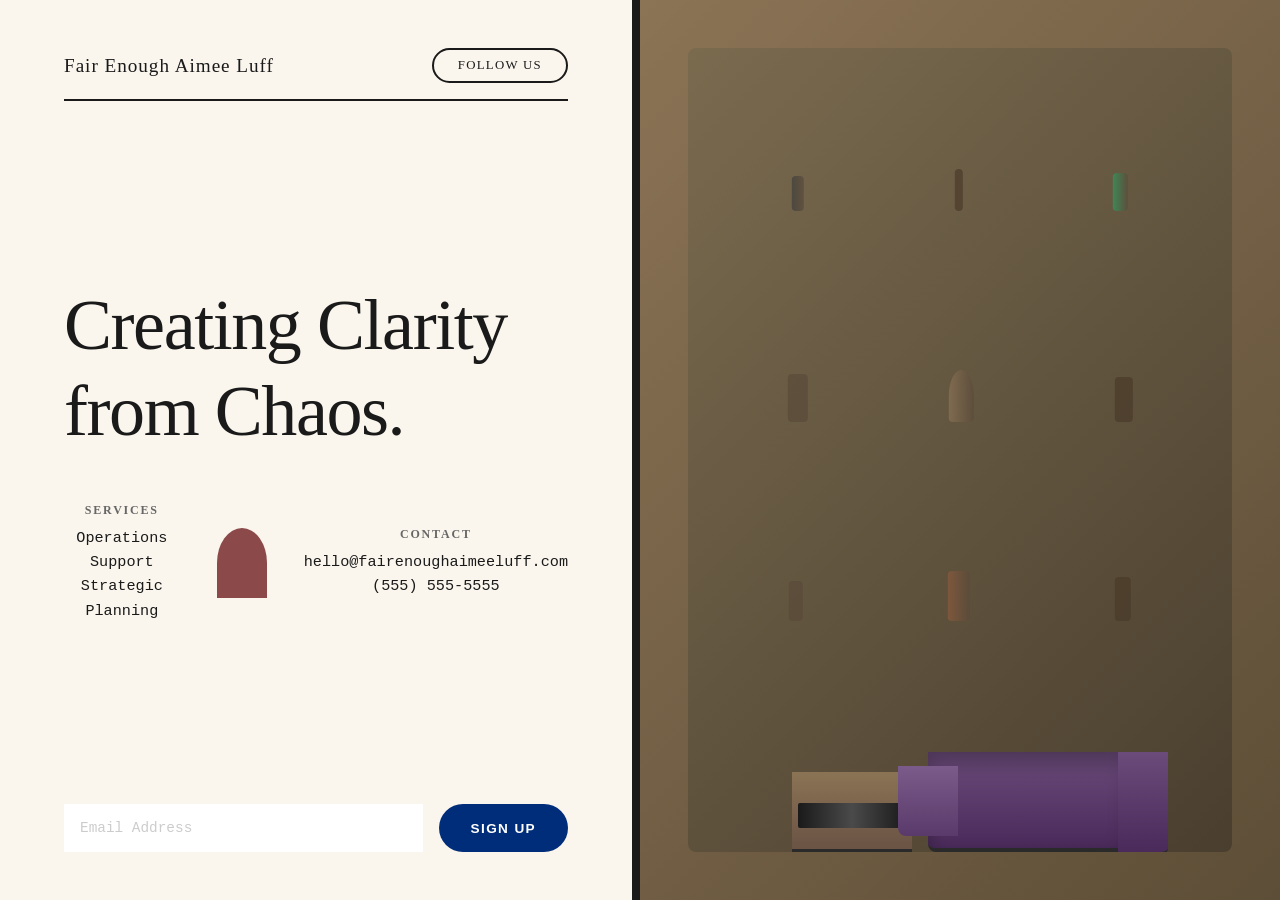
<file: index.html>
<!DOCTYPE html>
<html lang="en">
<head>
    <meta charset="UTF-8">
    <meta name="viewport" content="width=device-width, initial-scale=1.0">
    <title>Fair Enough Aimee Luff - Operations Consulting</title>
    <link rel="stylesheet" href="styles.css">
</head>
<body>
    <div class="container">
        <!-- Left Section -->
        <div class="left-section">
            <header>
                <h1 class="logo">Fair Enough Aimee Luff</h1>
                <a href="#" class="follow-btn">FOLLOW US</a>
            </header>

            <div class="main-content">
                <h2 class="main-heading">Creating Clarity<br>from Chaos.</h2>

                <div class="info-grid">
                    <div class="info-block">
                        <p class="info-label">SERVICES</p>
                        <p class="info-text">Operations Support<br>Strategic Planning</p>
                    </div>
                    <div class="icon-block">
                        <div class="icon"></div>
                    </div>
                    <div class="info-block">
                        <p class="info-label">CONTACT</p>
                        <p class="info-text">hello@fairenoughaimeeluff.com<br>(555) 555-5555</p>
                    </div>
                </div>
            </div>

            <div class="footer-content">
                <form class="email-form">
                    <input type="email" placeholder="Email Address" required>
                    <button type="submit" class="sign-up-btn">SIGN UP</button>
                </form>
            </div>
        </div>

        <!-- Right Section -->
        <div class="right-section">
            <div class="image-placeholder">
                <div class="shelf">
                    <div class="shelf-item item-1"></div>
                    <div class="shelf-item item-2"></div>
                    <div class="shelf-item item-3"></div>
                </div>
                <div class="shelf">
                    <div class="shelf-item item-4"></div>
                    <div class="shelf-item item-5"></div>
                    <div class="shelf-item item-6"></div>
                </div>
                <div class="shelf">
                    <div class="shelf-item item-7"></div>
                    <div class="shelf-item item-8"></div>
                    <div class="shelf-item item-9"></div>
                </div>
                <div class="furniture">
                    <div class="ottoman"></div>
                    <div class="couch"></div>
                </div>
            </div>
        </div>
    </div>
</body>
</html>
</file>
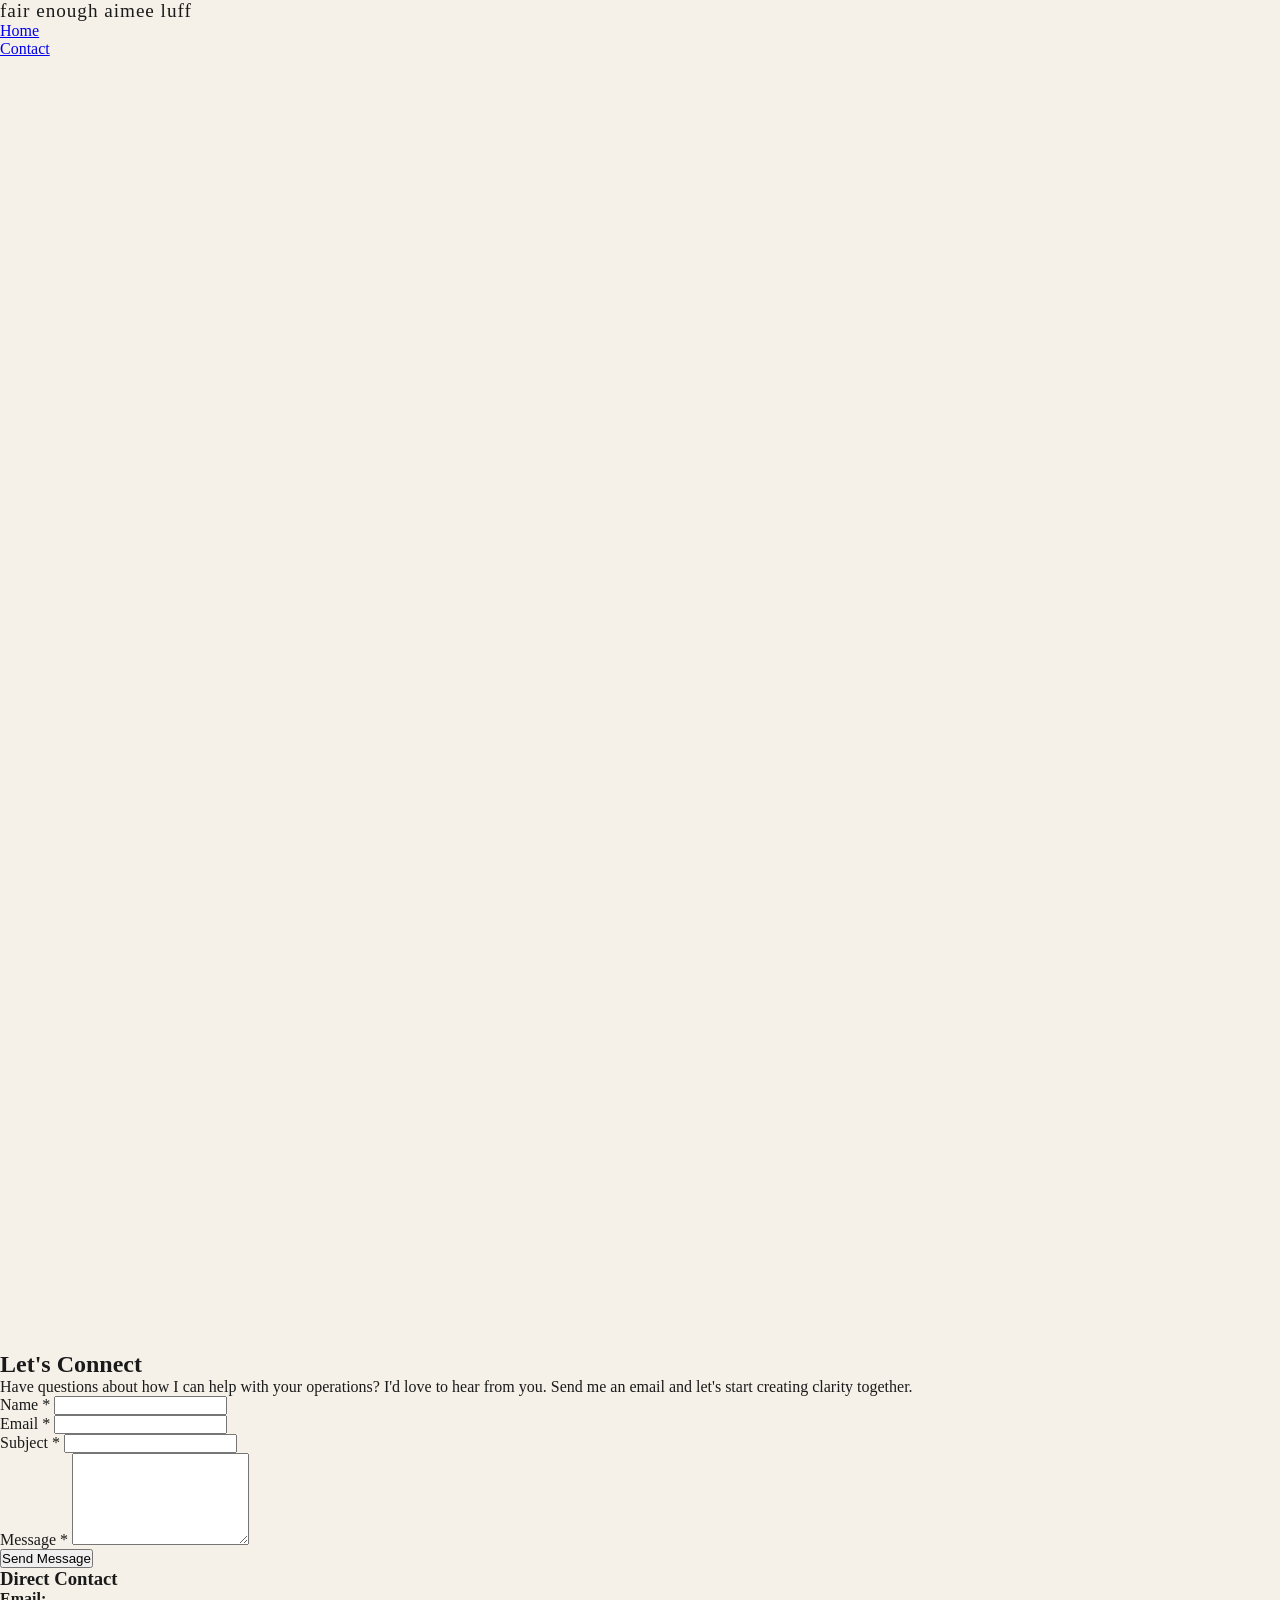
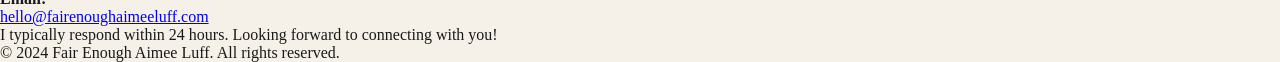
<file: contact.html>
<!DOCTYPE html>
<html lang="en">
<head>
    <meta charset="UTF-8">
    <meta name="viewport" content="width=device-width, initial-scale=1.0">
    <title>Contact - Fair Enough Aimee Luff</title>
    <link rel="stylesheet" href="styles.css">
</head>
<body>
    <nav class="navbar">
        <div class="nav-container">
            <div class="logo">fair enough aimee luff</div>
            <ul class="nav-links">
                <li><a href="index.html">Home</a></li>
                <li><a href="contact.html" class="active">Contact</a></li>
            </ul>
        </div>
    </nav>

    <div class="bubbles-container" id="bubblesContainer"></div>

    <main>
        <section class="contact-section">
            <h1>Let's Connect</h1>
            <p class="contact-intro">
                Have questions about how I can help with your operations? I'd love to hear from you. 
                Send me an email and let's start creating clarity together.
            </p>

            <div class="contact-container">
                <div class="contact-form-wrapper">
                    <form class="contact-form" id="contactForm">
                        <div class="form-group">
                            <label for="name">Name *</label>
                            <input type="text" id="name" name="name" required>
                        </div>

                        <div class="form-group">
                            <label for="email">Email *</label>
                            <input type="email" id="email" name="email" required>
                        </div>

                        <div class="form-group">
                            <label for="subject">Subject *</label>
                            <input type="text" id="subject" name="subject" required>
                        </div>

                        <div class="form-group">
                            <label for="message">Message *</label>
                            <textarea id="message" name="message" rows="6" required></textarea>
                        </div>

                        <button type="submit" class="cta-button">Send Message</button>
                    </form>
                    <div id="formMessage" class="form-message"></div>
                </div>

                <div class="contact-info">
                    <h3>Direct Contact</h3>
                    <p>
                        <strong>Email:</strong><br>
                        <a href="mailto:hello@fairenoughaimeeluff.com">hello@fairenoughaimeeluff.com</a>
                    </p>
                    <p class="contact-note">
                        I typically respond within 24 hours. Looking forward to connecting with you!
                    </p>
                </div>
            </div>
        </section>
    </main>

    <footer>
        <p>&copy; 2024 Fair Enough Aimee Luff. All rights reserved.</p>
    </footer>

    <script src="script.js"></script>
</body>
</html>
</file>
<file: styles.css>
* {
    margin: 0;
    padding: 0;
    box-sizing: border-box;
}

body {
    font-family: 'Georgia', serif;
    background-color: #f5f1e8;
    color: #1a1a1a;
}

.container {
    display: grid;
    grid-template-columns: 1fr 1fr;
    min-height: 100vh;
}

/* LEFT SECTION */
.left-section {
    background-color: #faf6ed;
    padding: 3rem 4rem;
    display: flex;
    flex-direction: column;
    justify-content: space-between;
    border-right: 8px solid #1a1a1a;
}

header {
    display: flex;
    justify-content: space-between;
    align-items: center;
    margin-bottom: 2rem;
    padding-bottom: 1rem;
    border-bottom: 2px solid #1a1a1a;
}

.logo {
    font-size: 1.2rem;
    font-weight: normal;
    letter-spacing: 0.05em;
}

.follow-btn {
    background-color: transparent;
    border: 2px solid #1a1a1a;
    padding: 0.5rem 1.5rem;
    border-radius: 25px;
    text-decoration: none;
    color: #1a1a1a;
    font-size: 0.8rem;
    letter-spacing: 0.1em;
    transition: all 0.3s ease;
}

.follow-btn:hover {
    background-color: #1a1a1a;
    color: #faf6ed;
}

.main-content {
    flex: 1;
    display: flex;
    flex-direction: column;
    justify-content: center;
}

.main-heading {
    font-size: clamp(2.5rem, 8vw, 4.5rem);
    font-weight: normal;
    line-height: 1.2;
    margin-bottom: 3rem;
    letter-spacing: -0.02em;
}

.info-grid {
    display: grid;
    grid-template-columns: 1fr auto 1fr;
    gap: 2rem;
    align-items: center;
    margin-bottom: 2rem;
}

.info-block {
    text-align: center;
}

.info-label {
    font-size: 0.75rem;
    letter-spacing: 0.15em;
    font-weight: bold;
    margin-bottom: 0.5rem;
    color: #666;
}

.info-text {
    font-size: 0.95rem;
    line-height: 1.6;
    font-family: 'Courier New', monospace;
}

.icon-block {
    display: flex;
    justify-content: center;
    align-items: center;
    width: 60px;
    height: 60px;
}

.icon {
    width: 50px;
    height: 70px;
    background-color: #8b4949;
    border-radius: 50% 50% 0 0;
}

.footer-content {
    display: flex;
    gap: 1rem;
}

.email-form {
    display: flex;
    gap: 1rem;
    width: 100%;
}

.email-form input {
    flex: 1;
    padding: 1rem;
    border: none;
    background-color: white;
    font-family: 'Courier New', monospace;
    font-size: 0.9rem;
    color: #aaa;
}

.email-form input::placeholder {
    color: #ccc;
}

.sign-up-btn {
    padding: 1rem 2rem;
    background-color: #002d7a;
    color: white;
    border: none;
    border-radius: 25px;
    font-weight: bold;
    letter-spacing: 0.1em;
    cursor: pointer;
    font-size: 0.85rem;
    transition: all 0.3s ease;
}

.sign-up-btn:hover {
    background-color: #001f57;
    transform: translateY(-2px);
}

/* RIGHT SECTION */
.right-section {
    background: linear-gradient(135deg, #8b7355 0%, #5d4e37 100%);
    display: flex;
    align-items: center;
    justify-content: center;
    padding: 3rem;
    position: relative;
    overflow: hidden;
}

.image-placeholder {
    width: 100%;
    height: 100%;
    position: relative;
    background: linear-gradient(135deg, #7a6b4f 0%, #4a3f2f 100%);
    border-radius: 8px;
    overflow: hidden;
}

/* SHELVING SYSTEM */
.shelf {
    position: absolute;
    width: 85%;
    left: 50%;
    transform: translateX(-50%);
    display: flex;
    justify-content: space-around;
    align-items: flex-end;
    gap: 1.5rem;
}

.shelf:nth-child(1) {
    top: 15%;
}

.shelf:nth-child(2) {
    top: 40%;
}

.shelf:nth-child(3) {
    top: 65%;
}

.shelf-item {
    background-color: #5a4a3a;
    border-radius: 4px;
    opacity: 0.7;
}

.item-1 {
    width: 12px;
    height: 35px;
    background: linear-gradient(90deg, #3d3d3d, #5a4a3a);
}

.item-2 {
    width: 8px;
    height: 42px;
    background: #4a3a2a;
}

.item-3 {
    width: 15px;
    height: 38px;
    background: linear-gradient(90deg, #2d9b5e, #5a4a3a);
}

.item-4 {
    width: 20px;
    height: 48px;
    background: #5a4a3a;
}

.item-5 {
    width: 25px;
    height: 52px;
    background: linear-gradient(90deg, #8b7355, #5a4a3a);
    border-radius: 50% 50% 4px 4px;
}

.item-6 {
    width: 18px;
    height: 45px;
    background: #4a3a2a;
}

.item-7 {
    width: 14px;
    height: 40px;
    background: #5a4a3a;
}

.item-8 {
    width: 22px;
    height: 50px;
    background: linear-gradient(90deg, #8b5a3c, #5a4a3a);
}

.item-9 {
    width: 16px;
    height: 44px;
    background: #4a3a2a;
}

/* FURNITURE */
.furniture {
    position: absolute;
    bottom: 0;
    left: 50%;
    transform: translateX(-50%);
    width: 100%;
    height: 40%;
    display: flex;
    justify-content: center;
    align-items: flex-end;
    gap: 1rem;
}

.ottoman {
    width: 120px;
    height: 80px;
    background: linear-gradient(180deg, #8b7355, #6b5345);
    border-bottom: 3px solid #2a2a2a;
    position: relative;
}

.ottoman::after {
    content: '';
    position: absolute;
    top: 40%;
    left: 50%;
    transform: translateX(-50%);
    width: 90%;
    height: 25px;
    background: linear-gradient(90deg, #1a1a1a, #4a4a4a, #1a1a1a);
    border-radius: 2px;
}

.couch {
    width: 200px;
    height: 100px;
    background: linear-gradient(180deg, #6b4b7a, #4a2a5a);
    border-radius: 0 0 8px 8px;
    border-bottom: 4px solid #2a2a2a;
    position: relative;
    box-shadow: inset 0 10px 20px rgba(0, 0, 0, 0.3);
}

.couch::before {
    content: '';
    position: absolute;
    right: -40px;
    top: 0;
    width: 50px;
    height: 100px;
    background: linear-gradient(180deg, #6b4b7a, #4a2a5a);
    border-radius: 0 0 8px 0;
    border-bottom: 4px solid #2a2a2a;
}

.couch::after {
    content: '';
    position: absolute;
    left: -30px;
    top: 15%;
    width: 60px;
    height: 70px;
    background: linear-gradient(180deg, #7b5b8a, #5a3a6a);
    border-radius: 0 0 0 8px;
}

/* RESPONSIVE */
@media (max-width: 768px) {
    .container {
        grid-template-columns: 1fr;
        grid-template-rows: auto auto;
    }

    .left-section {
        border-right: none;
        border-bottom: 8px solid #1a1a1a;
        padding: 2rem;
        min-height: auto;
    }

    .main-heading {
        font-size: 2.5rem;
        margin-bottom: 2rem;
    }

    .info-grid {
        flex-direction: column;
        gap: 1.5rem;
    }

    .right-section {
        min-height: 50vh;
    }

    header {
        flex-direction: column;
        gap: 1rem;
        text-align: center;
    }

    .email-form {
        flex-direction: column;
    }
}

@media (max-width: 480px) {
    .left-section {
        padding: 1.5rem;
    }

    .main-heading {
        font-size: 2rem;
    }

    .info-text {
        font-size: 0.85rem;
    }
}
</file>
